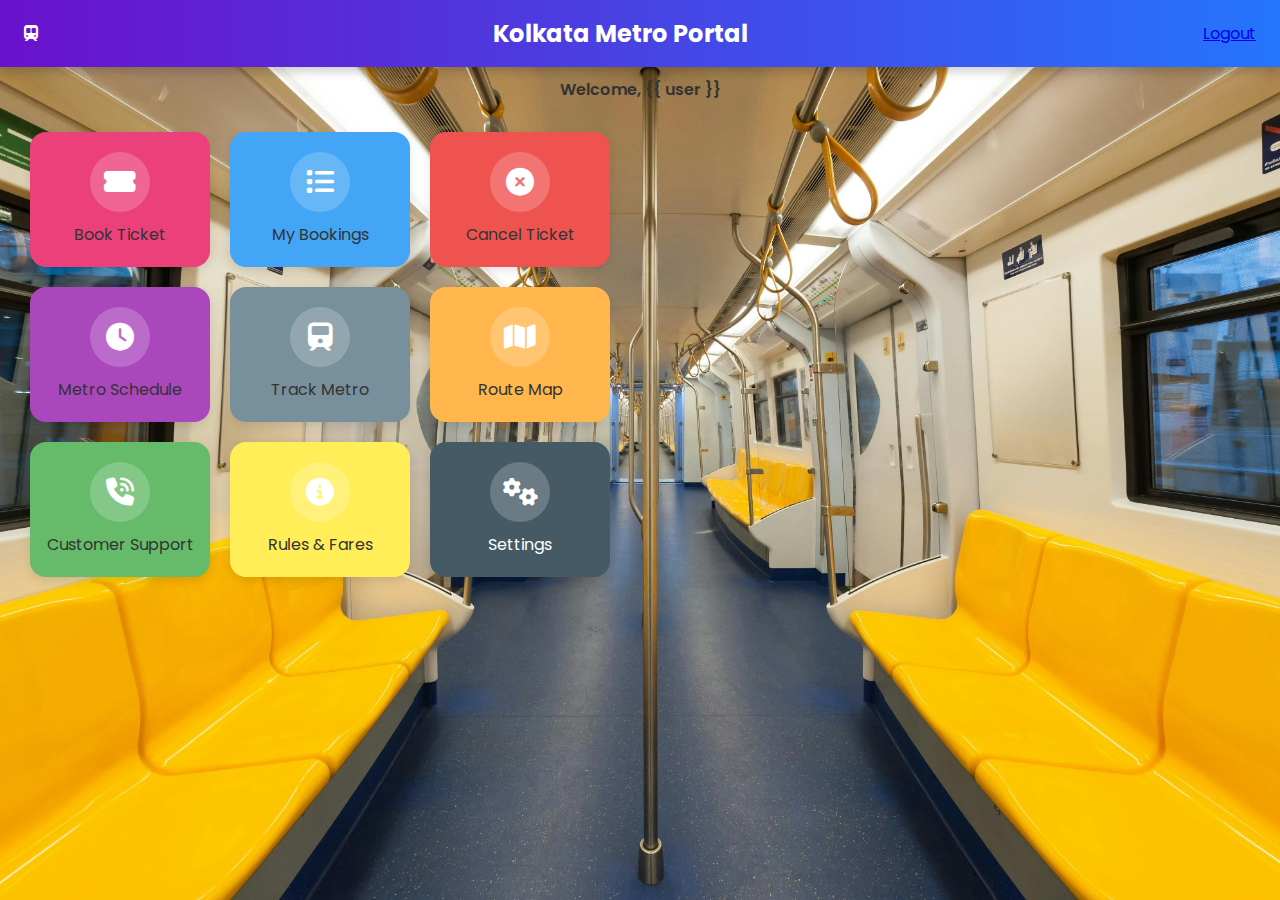
<file: templates/index.html>
<!DOCTYPE html>
<html lang="en">
<head>
  <meta charset="UTF-8" />
  <meta name="viewport" content="width=device-width, initial-scale=1.0"/>
  <title>Kolkata Metro</title>
  <link rel="stylesheet" href="/static/style.css" />
  <link rel="stylesheet" href="https://cdnjs.cloudflare.com/ajax/libs/font-awesome/6.4.0/css/all.min.css" />
</head>
<body class="metro-background">

  <header class="header">
    <span><i class="fas fa-subway"></i></span>
    <h1>Kolkata Metro Portal</h1>
    <a href="/logout" class="logout-btn">Logout</a>
  </header>

  <p style="text-align:center; font-weight:600; margin-top: 10px;">
    Welcome, {{ user }}
  </p>

  <main class="left-grid-container">
    <a href="/book-form" class="tile pink">
      <div class="icon-circle"><i class="fas fa-ticket-alt"></i></div>
      <p>Book Ticket</p>
    </a>

    <a href="/my-bookings" class="tile blue">
      <div class="icon-circle"><i class="fas fa-list"></i></div>
      <p>My Bookings</p>
    </a>

    <a href="/cancel-ticket" class="tile red">
      <div class="icon-circle"><i class="fas fa-times-circle"></i></div>
      <p>Cancel Ticket</p>
    </a>

    <a href="/schedule" class="tile magenta">
      <div class="icon-circle"><i class="fas fa-clock"></i></div>
      <p>Metro Schedule</p>
    </a>

    <a href="/track" class="tile grey">
      <div class="icon-circle"><i class="fas fa-train"></i></div>
      <p>Track Metro</p>
    </a>

    <a href="/route-map" class="tile orange">
      <div class="icon-circle"><i class="fas fa-map"></i></div>
      <p>Route Map</p>
    </a>

    <a href="/support" class="tile green">
      <div class="icon-circle"><i class="fas fa-phone-volume"></i></div>
      <p>Customer Support</p>
    </a>

    <a href="/rules" class="tile yellow">
      <div class="icon-circle"><i class="fas fa-info-circle"></i></div>
      <p>Rules & Fares</p>
    </a>

    <!-- Optional 9th tile -->
    <a href="#" class="tile dark">
      <div class="icon-circle"><i class="fas fa-cogs"></i></div>
      <p>Settings</p>
    </a>
  </main>

  <script src="/static/script.js"></script>
</body>
</html>
</file>
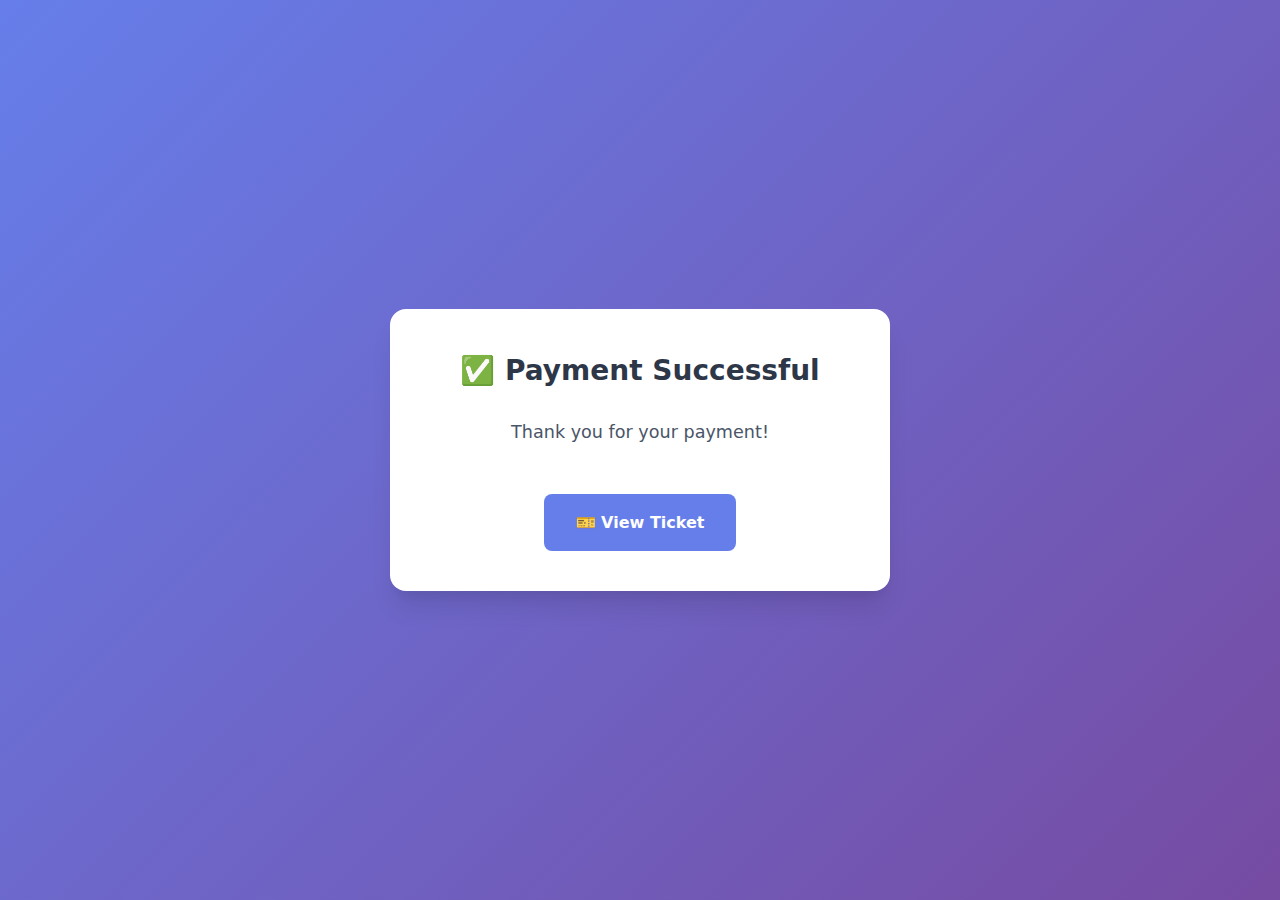
<file: templates/payment_success.html>
<!DOCTYPE html>
<html>
<head>
  <title>Payment Successful</title>
  <style>
    /* Base styles - Matching book.html */
    body {
      font-family: 'Segoe UI', system-ui, -apple-system, sans-serif;
      min-height: 100vh;
      margin: 0;
      display: flex;
      justify-content: center;
      align-items: center;
      background: linear-gradient(135deg, #667eea 0%, #764ba2 100%);
      color: #2d3748;
      line-height: 1.6;
      text-align: center;
    }

    /* Main container */
    .success-container {
      width: 100%;
      max-width: 500px;
      padding: 2rem;
    }

    /* Card styling - Matching book.html */
    .success-card {
      background: white;
      border-radius: 16px;
      padding: 2.5rem;
      box-shadow: 0 20px 25px -5px rgba(0, 0, 0, 0.1), 
                  0 10px 10px -5px rgba(0, 0, 0, 0.04);
      transition: transform 0.3s ease, box-shadow 0.3s ease;
    }

    .success-card:hover {
      transform: translateY(-5px);
      box-shadow: 0 25px 50px -12px rgba(0, 0, 0, 0.25);
    }

    /* Heading */
    .success-header {
      margin-bottom: 1.5rem;
      color: #2d3748;
    }

    .success-header h2 {
      font-size: 1.75rem;
      font-weight: 700;
      margin: 0 0 1rem 0;
    }

    /* Success message */
    .success-message {
      font-size: 1.1rem;
      color: #4a5568;
      margin-bottom: 2rem;
    }

    /* Ticket button - Matching book.html button style */
    .ticket-btn {
      display: inline-block;
      padding: 1rem 2rem;
      background: #667eea;
      color: white;
      border: none;
      border-radius: 8px;
      font-size: 1rem;
      font-weight: 600;
      cursor: pointer;
      transition: all 0.3s ease;
      text-decoration: none;
      margin-top: 1rem;
    }

    .ticket-btn:hover {
      background: #5a67d8;
      transform: translateY(-2px);
      box-shadow: 0 4px 6px rgba(0, 0, 0, 0.1);
    }

    /* Responsive adjustments */
    @media (max-width: 480px) {
      .success-card {
        padding: 1.5rem;
      }
      
      .success-header h2 {
        font-size: 1.5rem;
      }
    }
  </style>
</head>
<body>
  <div class="success-container">
    <div class="success-card">
      <div class="success-header">
        <h2>✅ Payment Successful</h2>
      </div>

      <p class="success-message">Thank you for your payment!</p>

      <a href="/ticket/{{ ticket_id }}" class="ticket-btn">🎫 View Ticket</a>
    </div>
  </div>
</body>
</html>
</file>
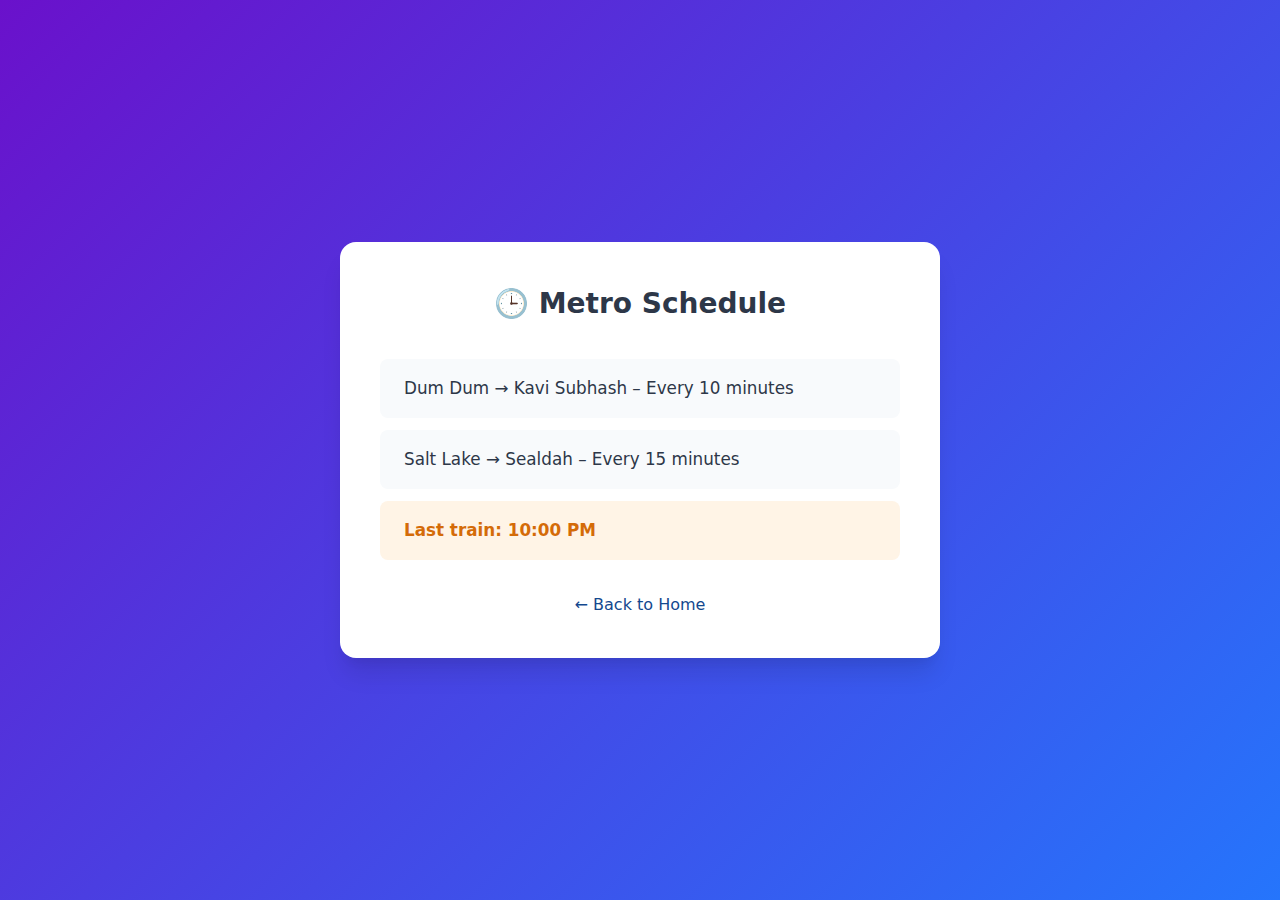
<file: templates/schedule.html>
<!DOCTYPE html>
<html>
<head>
  <title>Metro Schedule</title>
  <style>
    /* Base styles */
    body {
      font-family: 'Segoe UI', system-ui, -apple-system, sans-serif;
      min-height: 100vh;
      margin: 0;
      display: flex;
      justify-content: center;
      align-items: center;
      background: linear-gradient(135deg, #6a11cb 0%, #2575fc 100%);
      color: #2d3748;
      line-height: 1.6;
    }

    /* Main container */
    .schedule-container {
      width: 100%;
      max-width: 600px;
      padding: 2rem;
    }

    /* Card styling */
    .schedule-card {
      background: white;
      border-radius: 16px;
      padding: 2.5rem;
      box-shadow: 0 20px 25px -5px rgba(0, 0, 0, 0.1), 
                  0 10px 10px -5px rgba(0, 0, 0, 0.04);
      transition: transform 0.3s ease, box-shadow 0.3s ease;
    }

    .schedule-card:hover {
      transform: translateY(-5px);
      box-shadow: 0 25px 50px -12px rgba(0, 0, 0, 0.25);
    }

    /* Heading */
    .schedule-header {
      text-align: center;
      margin-bottom: 2rem;
      color: #2d3748;
    }

    .schedule-header h2 {
      font-size: 1.75rem;
      font-weight: 700;
      margin: 0 0 0.5rem 0;
    }

    /* Schedule list */
    .schedule-list {
      list-style-type: none;
      padding: 0;
      margin: 0 0 2rem 0;
    }

    .schedule-list li {
      background: #f8fafc;
      padding: 1rem 1.5rem;
      margin-bottom: 0.75rem;
      border-radius: 8px;
      font-size: 1.05rem;
      transition: all 0.3s ease;
    }

    .schedule-list li:hover {
      background: #edf2f7;
      transform: translateX(5px);
    }

    .schedule-list li:last-child {
      background: #fff4e6;
      font-weight: 600;
      color: #d46b08;
    }

    /* Back link */
    .back-link {
      display: block;
      text-align: center;
      margin-top: 1.5rem;
      color: #13488e;
      text-decoration: none;
      font-weight: 500;
      transition: color 0.3s ease;
    }

    .back-link:hover {
      color: white;
      text-decoration: underline;
    }

    /* Responsive adjustments */
    @media (max-width: 480px) {
      .schedule-card {
        padding: 1.5rem;
      }
      
      .schedule-header h2 {
        font-size: 1.5rem;
      }
      
      .schedule-list li {
        padding: 0.875rem 1rem;
        font-size: 1rem;
      }
    }
  </style>
</head>
<body>
  <div class="schedule-container">
    <div class="schedule-card">
      <div class="schedule-header">
        <h2>🕒 Metro Schedule</h2>
      </div>

      <ul class="schedule-list">
        <li>Dum Dum → Kavi Subhash – Every 10 minutes</li>
        <li>Salt Lake → Sealdah – Every 15 minutes</li>
        <li>Last train: 10:00 PM</li>
      </ul>

      <a href="/" class="back-link">← Back to Home</a>
    </div>
  </div>
</body>
</html>
</file>
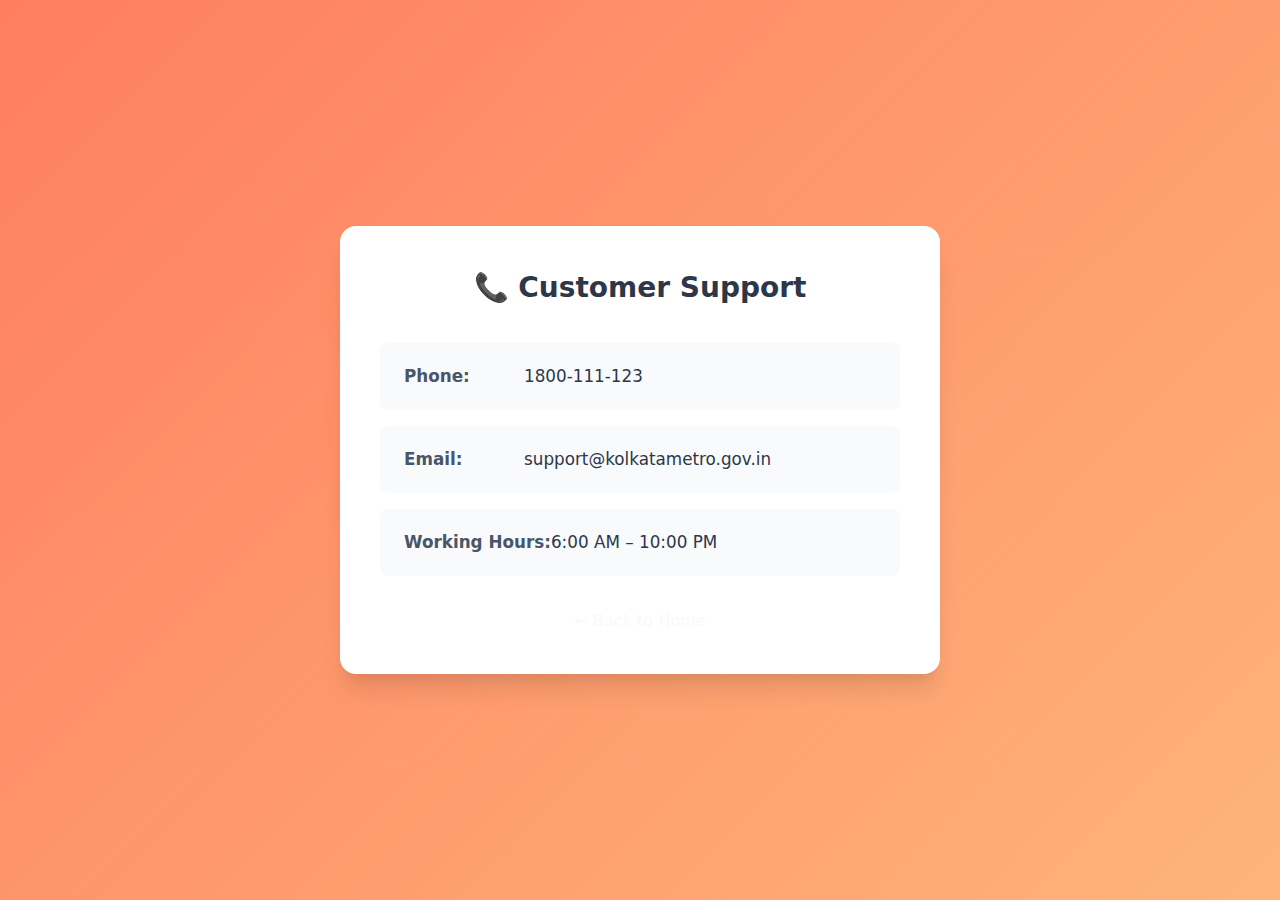
<file: templates/support.html>
<!DOCTYPE html>
<html>
<head>
  <title>Customer Support</title>
  <style>
    /* Base styles */
    body {
      font-family: 'Segoe UI', system-ui, -apple-system, sans-serif;
      min-height: 100vh;
      margin: 0;
      display: flex;
      justify-content: center;
      align-items: center;
      background: linear-gradient(135deg, #ff7e5f 0%, #feb47b 100%);
      color: #2d3748;
      line-height: 1.6;
    }

    /* Main container */
    .support-container {
      width: 100%;
      max-width: 600px;
      padding: 2rem;
    }

    /* Card styling */
    .support-card {
      background: white;
      border-radius: 16px;
      padding: 2.5rem;
      box-shadow: 0 20px 25px -5px rgba(0, 0, 0, 0.1), 
                  0 10px 10px -5px rgba(0, 0, 0, 0.04);
      transition: transform 0.3s ease, box-shadow 0.3s ease;
    }

    .support-card:hover {
      transform: translateY(-5px);
      box-shadow: 0 25px 50px -12px rgba(0, 0, 0, 0.25);
    }

    /* Heading */
    .support-header {
      text-align: center;
      margin-bottom: 2rem;
      color: #2d3748;
    }

    .support-header h2 {
      font-size: 1.75rem;
      font-weight: 700;
      margin: 0 0 0.5rem 0;
    }

    /* Support list */
    .support-list {
      list-style-type: none;
      padding: 0;
      margin: 0 0 2rem 0;
    }

    .support-list li {
      background: #f8fafc;
      padding: 1.25rem 1.5rem;
      margin-bottom: 1rem;
      border-radius: 8px;
      font-size: 1.05rem;
      transition: all 0.3s ease;
      display: flex;
      align-items: center;
    }

    .support-list li strong {
      min-width: 120px;
      display: inline-block;
      color: #4a5568;
    }

    .support-list li:hover {
      background: #edf2f7;
      transform: translateX(5px);
    }

    /* Back link */
    .back-link {
      display: block;
      text-align: center;
      margin-top: 1.5rem;
      color: #f8f9fa;
      text-decoration: none;
      font-weight: 500;
      transition: color 0.3s ease;
    }

    .back-link:hover {
      color: white;
      text-decoration: underline;
    }

    /* Responsive adjustments */
    @media (max-width: 480px) {
      .support-card {
        padding: 1.5rem;
      }
      
      .support-header h2 {
        font-size: 1.5rem;
      }
      
      .support-list li {
        flex-direction: column;
        align-items: flex-start;
        padding: 1rem;
      }
      
      .support-list li strong {
        margin-bottom: 0.25rem;
      }
    }
  </style>
</head>
<body>
  <div class="support-container">
    <div class="support-card">
      <div class="support-header">
        <h2>📞 Customer Support</h2>
      </div>

      <ul class="support-list">
        <li><strong>Phone:</strong> 1800-111-123</li>
        <li><strong>Email:</strong> support@kolkatametro.gov.in</li>
        <li><strong>Working Hours:</strong> 6:00 AM – 10:00 PM</li>
      </ul>

      <a href="/" class="back-link">← Back to Home</a>
    </div>
  </div>
</body>
</html>
</file>
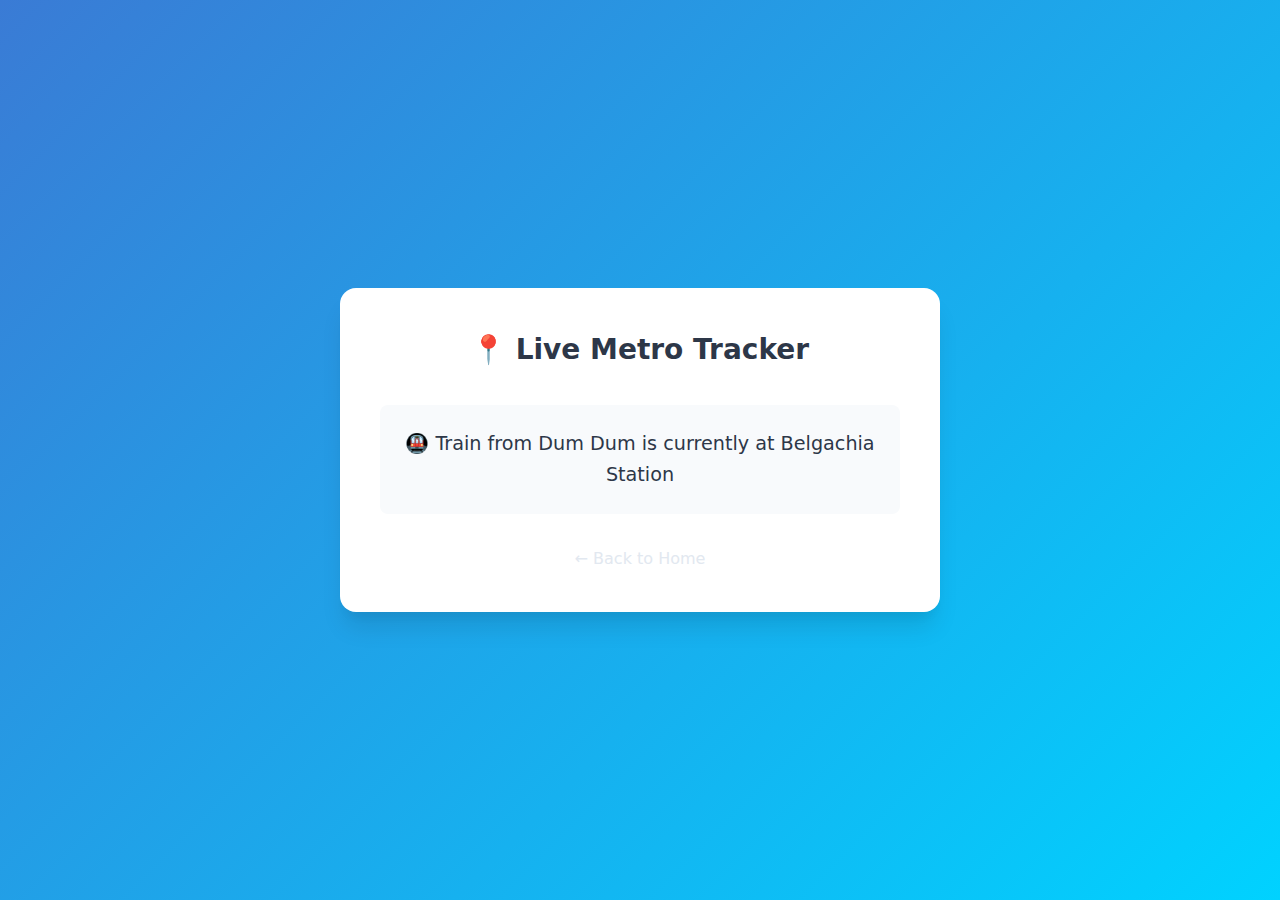
<file: templates/track.html>
<!DOCTYPE html>
<html>
<head>
  <title>Track Metro</title>
  <style>
    /* Base styles */
    body {
      font-family: 'Segoe UI', system-ui, -apple-system, sans-serif;
      min-height: 100vh;
      margin: 0;
      display: flex;
      justify-content: center;
      align-items: center;
      background: linear-gradient(135deg, #3a7bd5 0%, #00d2ff 100%);
      color: #2d3748;
      line-height: 1.6;
    }

    /* Main container */
    .track-container {
      width: 100%;
      max-width: 600px;
      padding: 2rem;
    }

    /* Card styling */
    .track-card {
      background: white;
      border-radius: 16px;
      padding: 2.5rem;
      box-shadow: 0 20px 25px -5px rgba(0, 0, 0, 0.1), 
                  0 10px 10px -5px rgba(0, 0, 0, 0.04);
      transition: transform 0.3s ease, box-shadow 0.3s ease;
      text-align: center;
    }

    .track-card:hover {
      transform: translateY(-5px);
      box-shadow: 0 25px 50px -12px rgba(0, 0, 0, 0.25);
    }

    /* Heading */
    .track-header {
      margin-bottom: 2rem;
      color: #2d3748;
    }

    .track-header h2 {
      font-size: 1.75rem;
      font-weight: 700;
      margin: 0 0 0.5rem 0;
    }

    /* Status info */
    .track-status {
      background: #f8fafc;
      padding: 1.5rem;
      border-radius: 8px;
      margin-bottom: 2rem;
      font-size: 1.2rem;
      transition: all 0.3s ease;
    }

    .track-status:hover {
      background: #edf2f7;
      transform: scale(1.02);
    }

    /* Back link */
    .back-link {
      display: block;
      text-align: center;
      margin-top: 1.5rem;
      color: #e2e8f0;
      text-decoration: none;
      font-weight: 500;
      transition: color 0.3s ease;
    }

    .back-link:hover {
      color: white;
      text-decoration: underline;
    }

    /* Responsive adjustments */
    @media (max-width: 480px) {
      .track-card {
        padding: 1.5rem;
      }
      
      .track-header h2 {
        font-size: 1.5rem;
      }
      
      .track-status {
        font-size: 1.1rem;
        padding: 1rem;
      }
    }
  </style>
</head>
<body>
  <div class="track-container">
    <div class="track-card">
      <div class="track-header">
        <h2>📍 Live Metro Tracker</h2>
      </div>

      <div class="track-status">
        🚇 Train from Dum Dum is currently at Belgachia Station
      </div>

      <a href="/" class="back-link">← Back to Home</a>
    </div>
  </div>
</body>
</html>
</file>
<file: static/style.css>
/* Import Google Font */
@import url('https://fonts.googleapis.com/css2?family=Poppins:wght@400;600;700&display=swap');

/* Reset */
* {
  margin: 0;
  padding: 0;
  box-sizing: border-box;
}

body {
  font-family: 'Poppins', sans-serif;
  background: linear-gradient(to right, #e0f7fa, #e1bee7);
  color: #333;
  min-height: 100vh;
  padding-bottom: 2rem;
}

/* Background Image (overrides default if class applied) */
.metro-background {
  background: url("metro-bg.jpg") no-repeat center center fixed;
  background-size: cover;
}

/* Header */
.header {
  background: linear-gradient(to right, #6a11cb, #2575fc);
  color: white;
  padding: 16px 24px;
  display: flex;
  justify-content: space-between;
  align-items: center;
  box-shadow: 0 4px 10px rgba(0,0,0,0.2);
}

.header h1 {
  font-size: 24px;
  font-weight: 700;
}

.login-btn {
  background: rgba(255,255,255,0.2);
  color: white;
  border: none;
  padding: 8px 16px;
  border-radius: 8px;
  cursor: pointer;
  font-weight: 600;
  transition: background 0.3s;
}

.login-btn:hover {
  background: rgba(255,255,255,0.3);
}

/* Grid Container for tiles — modified for 3x3 and left-aligned */
.left-grid-container {
  display: grid;
  grid-template-columns: repeat(3, 180px);
  gap: 20px;
  padding: 30px;
  justify-content: flex-start;
  align-items: start;
}

/* Tile Styles */
.tile {
  background: white;
  padding: 20px 10px;
  text-align: center;
  border-radius: 16px;
  box-shadow: 0 4px 10px rgba(0,0,0,0.1);
  transition: transform 0.2s, box-shadow 0.2s;
  text-decoration: none;
  color: inherit;
}

.tile:hover {
  transform: translateY(-6px);
  box-shadow: 0 10px 20px rgba(0,0,0,0.15);
}

/* Icon inside circle */
.icon-circle {
  width: 60px;
  height: 60px;
  margin: 0 auto 10px;
  border-radius: 50%;
  background: rgba(255,255,255,0.2);
  display: flex;
  justify-content: center;
  align-items: center;
  font-size: 28px;
  color: white;
}

/* Tile colors */
.pink { background-color: #ec407a; }
.blue { background-color: #42a5f5; }
.red { background-color: #ef5350; }
.magenta { background-color: #ab47bc; }
.grey { background-color: #78909c; }
.orange { background-color: #ffb74d; }
.green { background-color: #66bb6a; }
.yellow { background-color: #ffee58; color: #333; }
.dark { background-color: #455a64; color: #fff; }

/* Ticket Page */
.ticket-page {
  display: flex;
  justify-content: center;
  align-items: center;
  padding: 40px;
  background: linear-gradient(to right, #fceabb, #f8b500);
  min-height: 100vh;
}

.ticket-container {
  background: white;
  padding: 30px;
  border-radius: 20px;
  text-align: center;
  max-width: 400px;
  box-shadow: 0 6px 16px rgba(0,0,0,0.2);
}

.ticket-container h2 {
  margin-bottom: 20px;
  color: #6a11cb;
  font-weight: 700;
}

.ticket-info p {
  margin: 6px 0;
  font-size: 16px;
}

.qr-code {
  margin-top: 20px;
  width: 80px;
  height: 50px;
}

.btn-back {
  display: inline-block;
  margin-top: 20px;
  background: #2575fc;
  color: white;
  padding: 10px 20px;
  border-radius: 10px;
  text-decoration: none;
  font-weight: 600;
}

.btn-back:hover {
  background: #6a11cb;
}

/* Info Pages */
.info-page {
  padding: 30px 20px;
  background: linear-gradient(to bottom, #e1bee7, #e0f7fa);
  font-size: 16px;
  min-height: 100vh;
}

.info-page h2 {
  margin-bottom: 20px;
  color: #6a11cb;
  text-align: center;
  font-weight: 700;
}

.info-list {
  max-width: 500px;
  margin: 0 auto 20px;
  padding-left: 20px;
}

.info-list li {
  padding: 6px 0;
}

.map-img {
  max-width: 90%;
  display: block;
  margin: 20px auto;
  border-radius: 8px;
  box-shadow: 0 2px 10px rgba(0,0,0,0.15);
}

/* Table Styling */
.fare-table {
  width: 100%;
  max-width: 500px;
  margin: 20px auto;
  border-collapse: collapse;
  box-shadow: 0 2px 10px rgba(0,0,0,0.1);
}

.fare-table th, .fare-table td {
  padding: 12px;
  border: 1px solid #ddd;
  text-align: center;
}

.fare-table th {
  background-color: #6a11cb;
  color: white;
}
</file>
